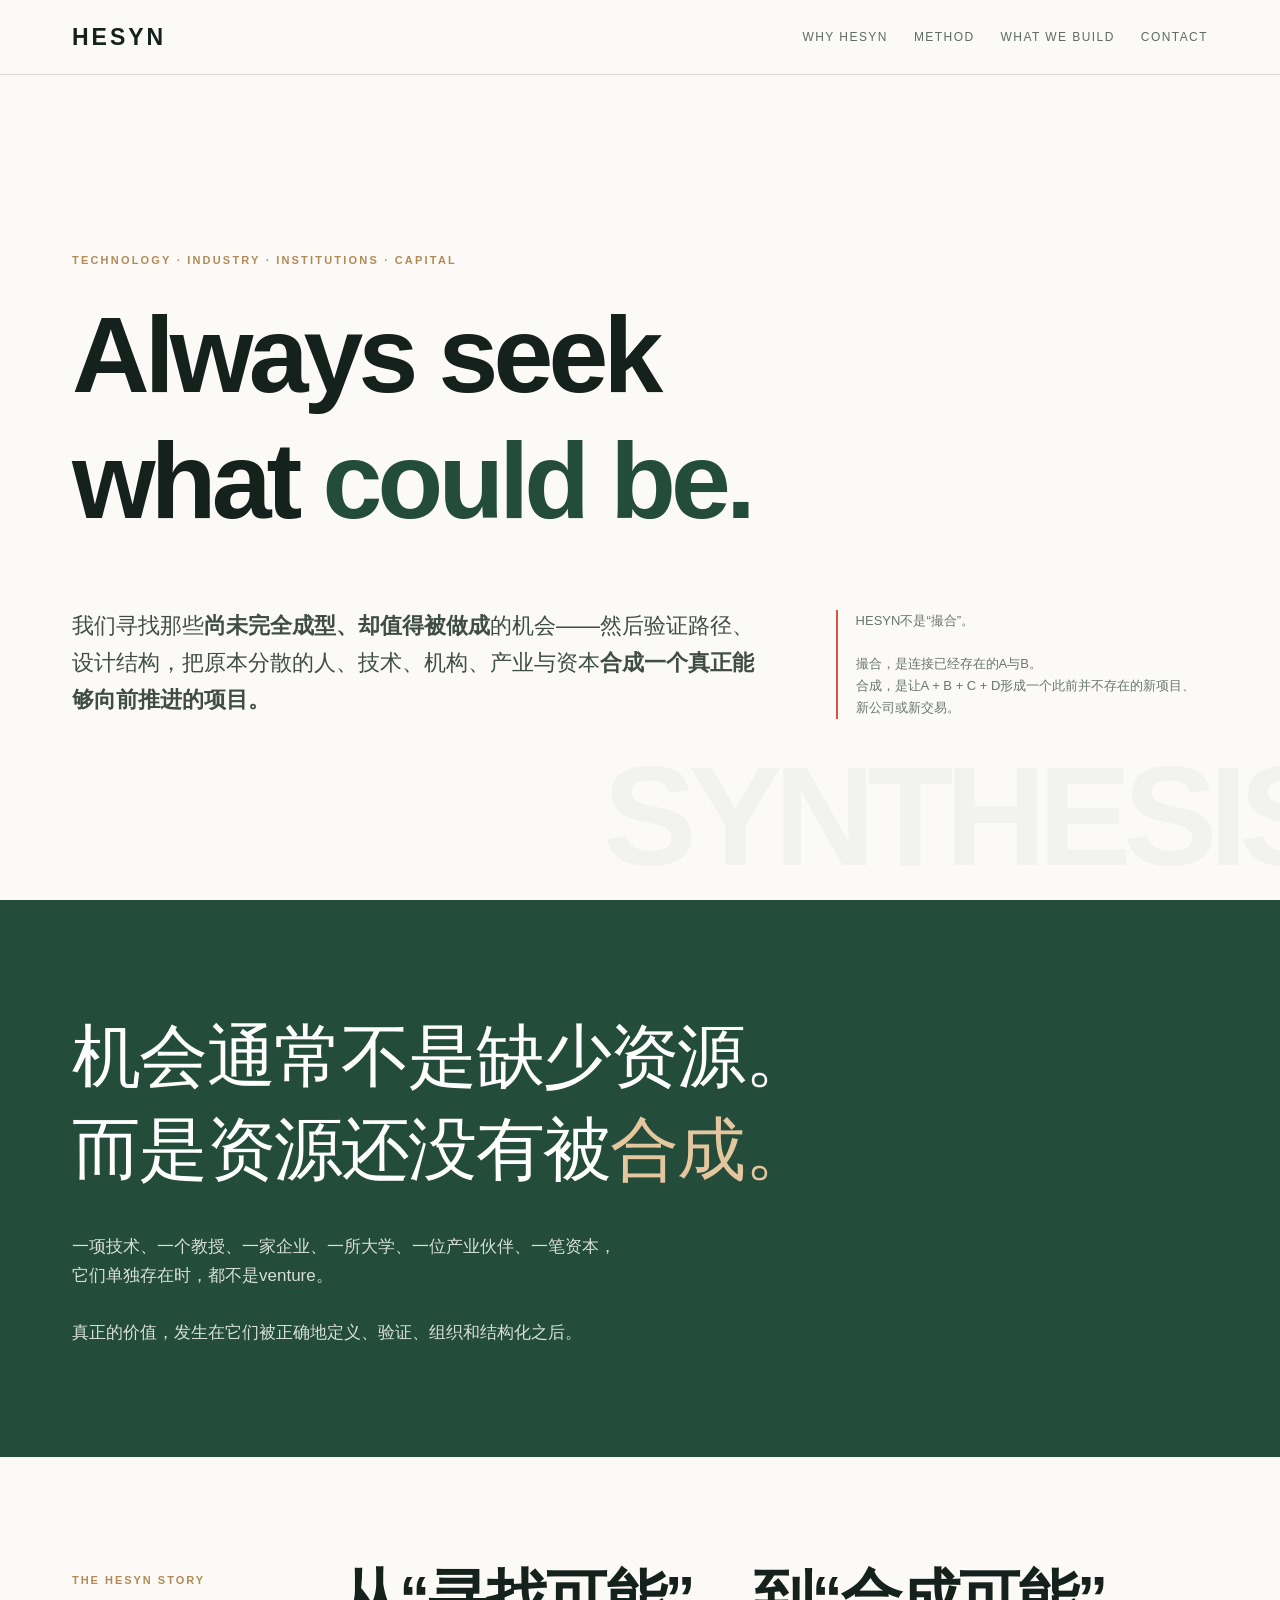
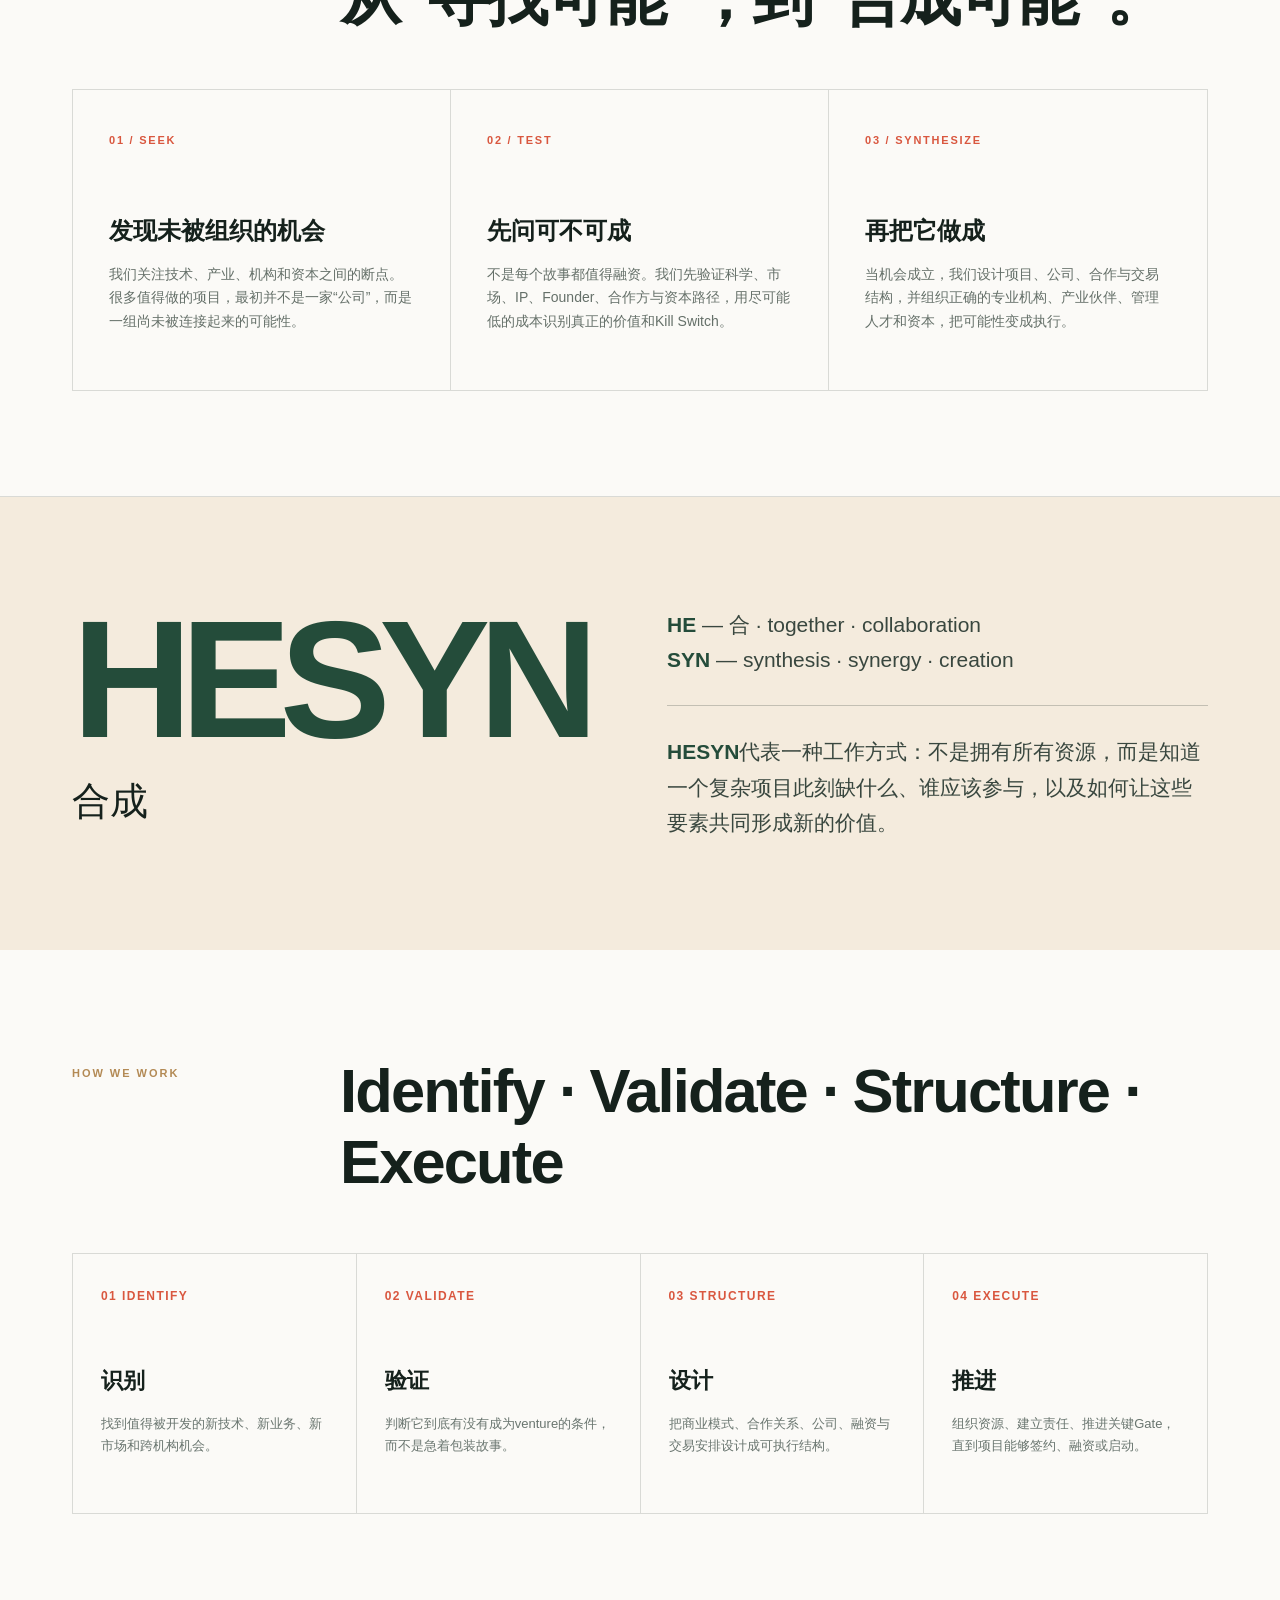
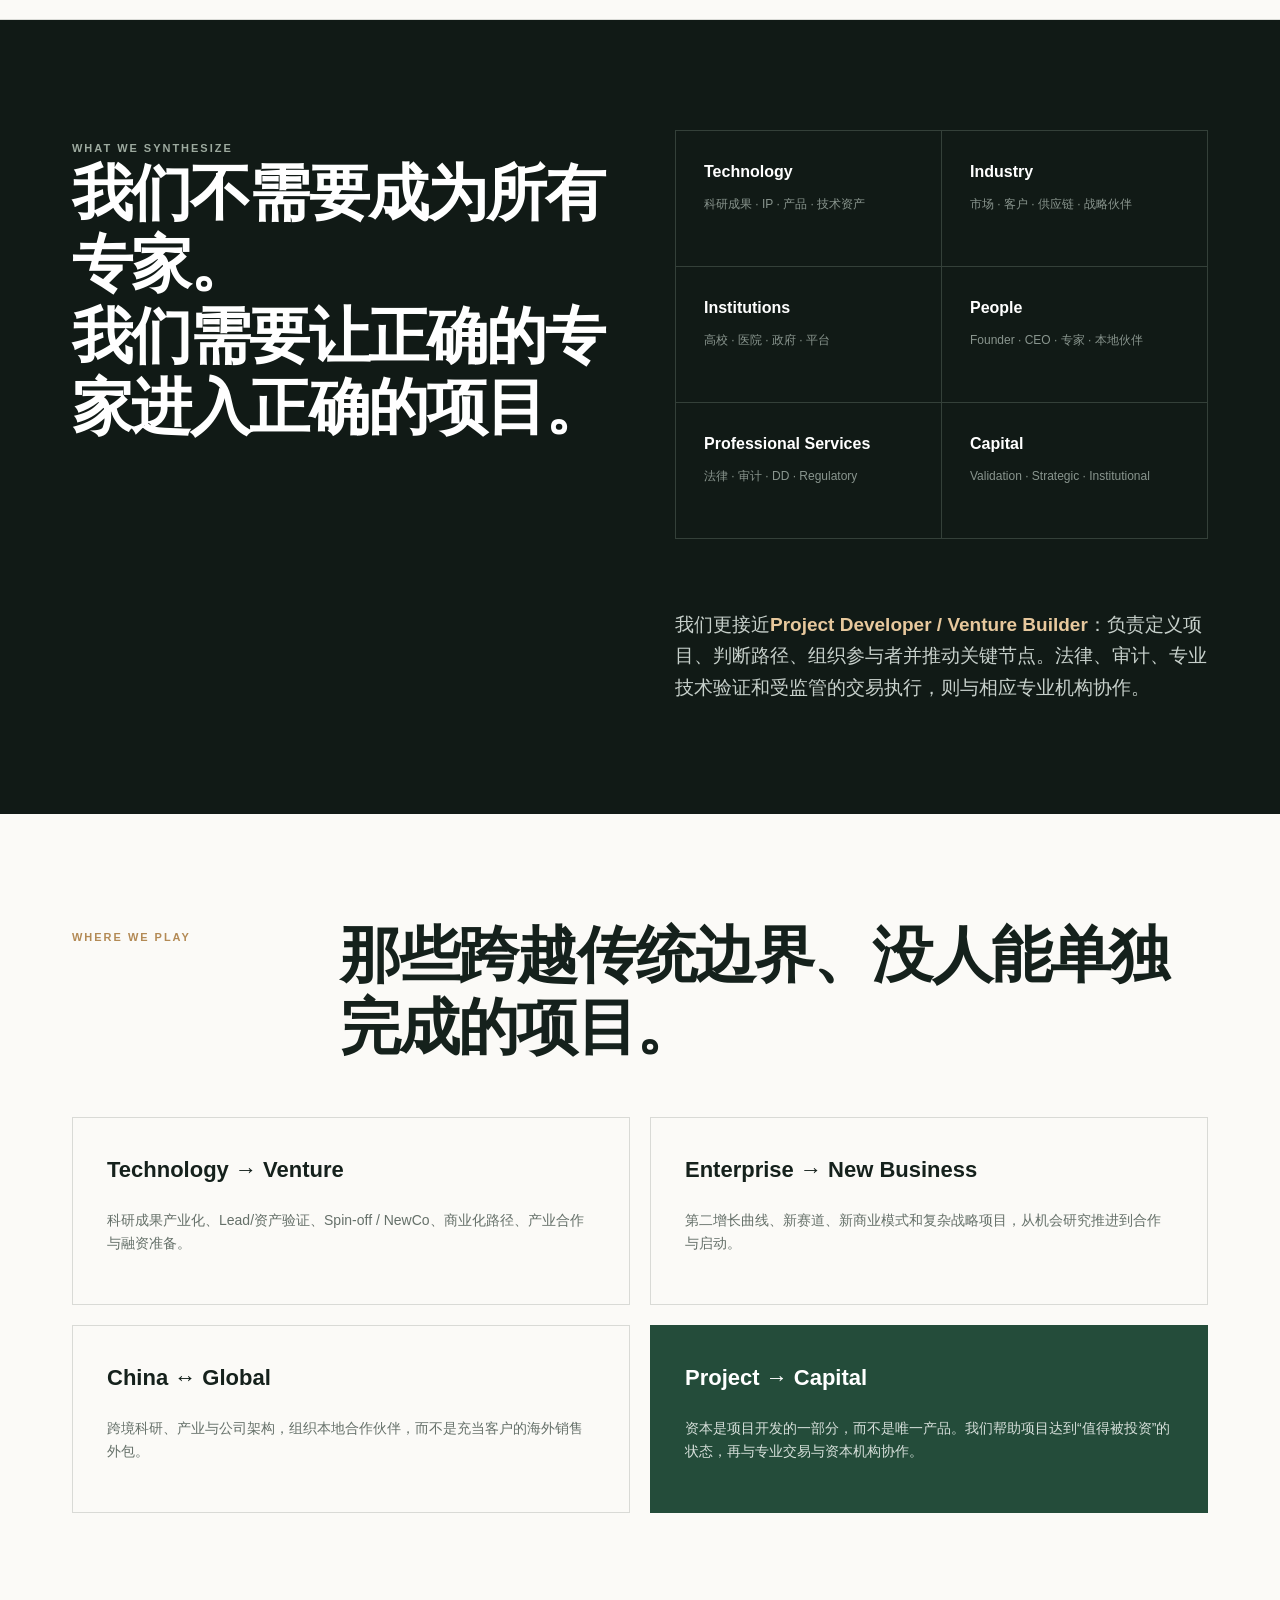
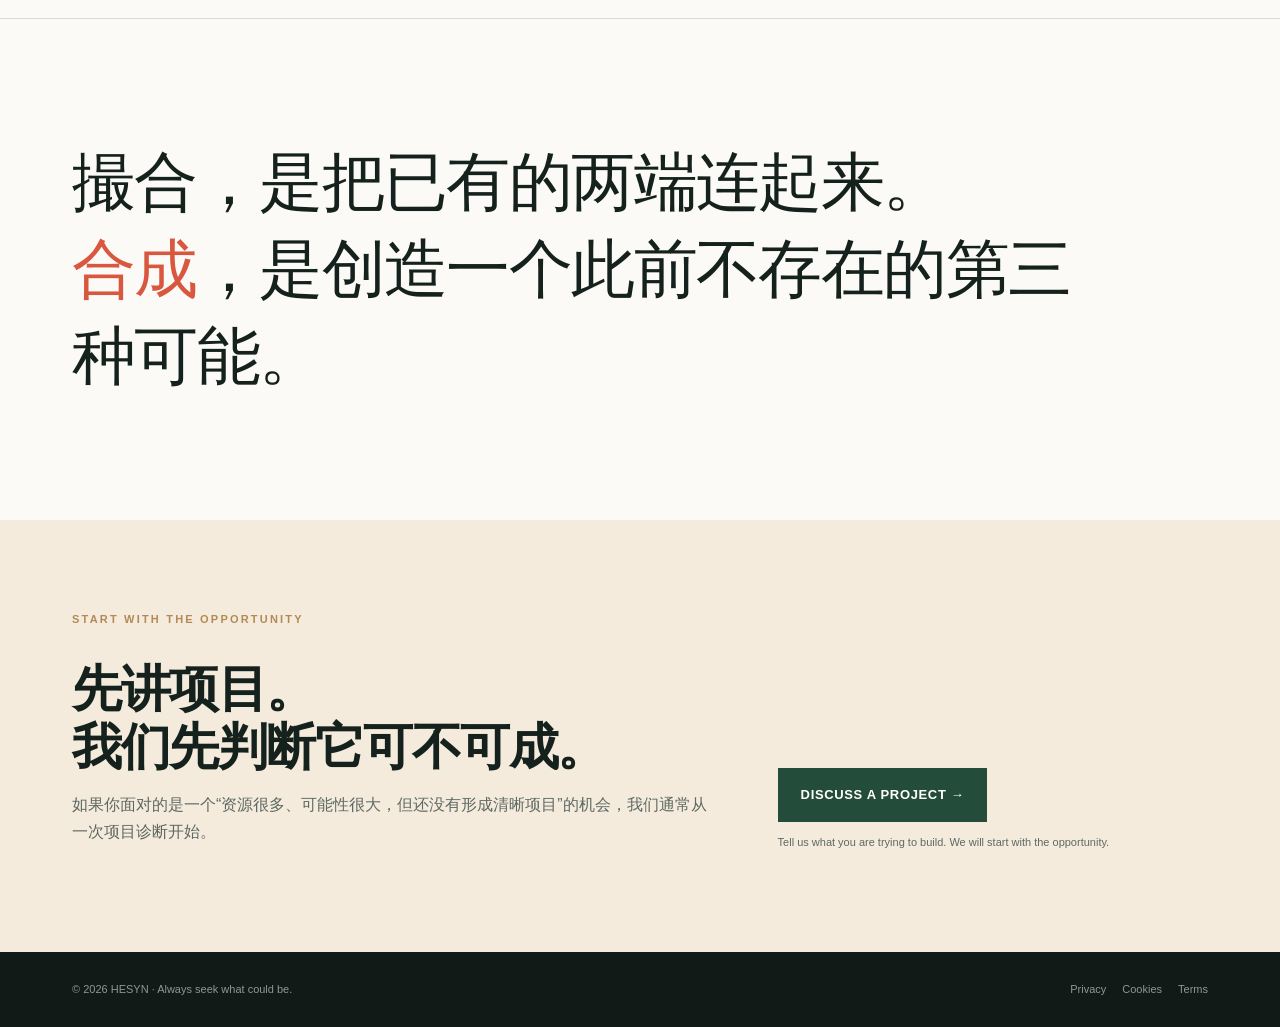
<file: index.html>
<!doctype html>
<html lang="zh-CN">
<head>
<meta charset="utf-8">
<meta name="viewport" content="width=device-width,initial-scale=1">
<meta name="description" content="HESYN — We identify possibilities, validate pathways, and synthesize what complex ventures need to happen.">
<title>HESYN</title>
<link rel="stylesheet" href="assets/styles.css">
<script src="assets/site.js" defer></script>
</head>
<body>
<nav><div class="wrap nav">
  <a class="logo" href="#top"><b>HESYN</b></a>
  <div class="links"><a href="#story">Why HESYN</a><a href="#method">Method</a><a href="#work">What We Build</a><a href="#contact">Contact</a></div>
</div></nav>

<main id="top">
<section class="hero"><div class="wrap">
  <div class="eyebrow">Technology · Industry · Institutions · Capital</div>
  <h1><span>Always seek</span><span class="hero-line2">what <em>could be.</em></span></h1>
  <div class="hero-grid">
    <p class="lede">我们寻找那些<strong>尚未完全成型、却值得被做成</strong>的机会——然后验证路径、设计结构，把原本分散的人、技术、机构、产业与资本<strong>合成一个真正能够向前推进的项目。</strong></p>
    <div class="aside">HESYN不是“撮合”。<br><br>撮合，是连接已经存在的A与B。<br>合成，是让A + B + C + D形成一个此前并不存在的新项目、新公司或新交易。</div>
  </div>
</div></section>

<section class="statement"><div class="wrap">
  <p class="big">机会通常不是缺少资源。<br>而是资源还没有被<span>合成。</span></p>
  <p class="sub">一项技术、一个教授、一家企业、一所大学、一位产业伙伴、一笔资本，<br>它们单独存在时，都不是venture。<br><br>真正的价值，发生在它们被正确地定义、验证、组织和结构化之后。</p>
</div></section>

<section class="light" id="story"><div class="wrap">
  <div class="head"><div class="label">The HESYN Story</div><h2>从“寻找可能”，到“合成可能”。</h2></div>
  <div class="story">
    <div><span class="n">01 / SEEK</span><h3>发现未被组织的机会</h3><p>我们关注技术、产业、机构和资本之间的断点。很多值得做的项目，最初并不是一家“公司”，而是一组尚未被连接起来的可能性。</p></div>
    <div><span class="n">02 / TEST</span><h3>先问可不可成</h3><p>不是每个故事都值得融资。我们先验证科学、市场、IP、Founder、合作方与资本路径，用尽可能低的成本识别真正的价值和Kill Switch。</p></div>
    <div><span class="n">03 / SYNTHESIZE</span><h3>再把它做成</h3><p>当机会成立，我们设计项目、公司、合作与交易结构，并组织正确的专业机构、产业伙伴、管理人才和资本，把可能性变成执行。</p></div>
  </div>
</div></section>

<section class="wordmark"><div class="wrap word-grid">
  <div><div class="giant">HESYN</div><div class="cn">合成</div></div>
  <div class="definition">
    <strong>HE</strong> — 合 · together · collaboration<br>
    <strong>SYN</strong> — synthesis · synergy · creation
    <hr>
    <strong>HESYN</strong>代表一种工作方式：不是拥有所有资源，而是知道一个复杂项目此刻缺什么、谁应该参与，以及如何让这些要素共同形成新的价值。
  </div>
</div></section>

<section class="light" id="method"><div class="wrap">
  <div class="head"><div class="label">How We Work</div><div><h2>Identify · Validate · Structure · Execute</h2></div></div>
  <div class="method">
    <div class="step"><b>01 IDENTIFY</b><h3>识别</h3><p>找到值得被开发的新技术、新业务、新市场和跨机构机会。</p></div>
    <div class="step"><b>02 VALIDATE</b><h3>验证</h3><p>判断它到底有没有成为venture的条件，而不是急着包装故事。</p></div>
    <div class="step"><b>03 STRUCTURE</b><h3>设计</h3><p>把商业模式、合作关系、公司、融资与交易安排设计成可执行结构。</p></div>
    <div class="step"><b>04 EXECUTE</b><h3>推进</h3><p>组织资源、建立责任、推进关键Gate，直到项目能够签约、融资或启动。</p></div>
  </div>
</div></section>

<section class="synthesis" id="work"><div class="wrap synth-grid">
  <div><div class="label" style="color:#9daa9f">What We Synthesize</div><h2>我们不需要成为所有专家。<br>我们需要让正确的专家进入正确的项目。</h2></div>
  <div class="atoms">
    <div class="atom"><b>Technology</b><span>科研成果 · IP · 产品 · 技术资产</span></div>
    <div class="atom"><b>Industry</b><span>市场 · 客户 · 供应链 · 战略伙伴</span></div>
    <div class="atom"><b>Institutions</b><span>高校 · 医院 · 政府 · 平台</span></div>
    <div class="atom"><b>People</b><span>Founder · CEO · 专家 · 本地伙伴</span></div>
    <div class="atom"><b>Professional Services</b><span>法律 · 审计 · DD · Regulatory</span></div>
    <div class="atom"><b>Capital</b><span>Validation · Strategic · Institutional</span></div>
  </div>
  <div></div>
  <div class="synth-copy">我们更接近<strong>Project Developer / Venture Builder</strong>：负责定义项目、判断路径、组织参与者并推动关键节点。法律、审计、专业技术验证和受监管的交易执行，则与相应专业机构协作。</div>
</div></section>

<section class="light"><div class="wrap">
  <div class="head"><div class="label">Where We Play</div><h2>那些跨越传统边界、没人能单独完成的项目。</h2></div>
  <div class="boundary">
    <div class="box"><h3>Technology → Venture</h3><p>科研成果产业化、Lead/资产验证、Spin-off / NewCo、商业化路径、产业合作与融资准备。</p></div>
    <div class="box"><h3>Enterprise → New Business</h3><p>第二增长曲线、新赛道、新商业模式和复杂战略项目，从机会研究推进到合作与启动。</p></div>
    <div class="box"><h3>China ↔ Global</h3><p>跨境科研、产业与公司架构，组织本地合作伙伴，而不是充当客户的海外销售外包。</p></div>
    <div class="box dark"><h3>Project → Capital</h3><p>资本是项目开发的一部分，而不是唯一产品。我们帮助项目达到“值得被投资”的状态，再与专业交易与资本机构协作。</p></div>
  </div>
</div></section>

<section class="quote"><div class="wrap">
  <p>撮合，是把已有的两端连起来。<br><em>合成</em>，是创造一个此前不存在的第三种可能。</p>
</div></section>

<section class="cta" id="contact"><div class="wrap">
  <div class="cta-grid">
    <div><div class="eyebrow">Start with the opportunity</div><h2>先讲项目。<br>我们先判断它可不可成。</h2><p>如果你面对的是一个“资源很多、可能性很大，但还没有形成清晰项目”的机会，我们通常从一次项目诊断开始。</p></div>
    <div><a class="btn" href="#project-form" data-open-project-form>DISCUSS A PROJECT →</a><p style="font-size:11px">Tell us what you are trying to build. We will start with the opportunity.</p></div>
  </div>

  <div class="contact-panel" id="project-form" aria-hidden="true">
    <h3>Tell us what could be.</h3>
    <p class="hint">不需要准备完整BP。留下基本联络方式，以及你正在思考的机会或项目即可。</p>

    <form id="hesyn-project-form" action="https://formspree.io/f/xvkolajl" method="POST">
      <input type="hidden" name="_subject" value="New HESYN Project Inquiry">
      <input type="hidden" name="source" value="HESYN Website">
      <div class="honeypot" aria-hidden="true">
        <label>Leave this field empty<input name="_gotcha" tabindex="-1" autocomplete="off"></label>
      </div>

      <div class="form-grid">
        <div class="field"><label for="name">Name / 姓名</label><input id="name" name="name" required autocomplete="name" placeholder="Your name"></div>
        <div class="field"><label for="organization">Organization / 机构</label><input id="organization" name="organization" autocomplete="organization" placeholder="Company, university, fund..."></div>
        <div class="field"><label for="email">Email</label><input id="email" name="email" type="email" required autocomplete="email" placeholder="you@example.com"></div>
        <div class="field"><label for="contact-field">WeChat / Phone</label><input id="contact-field" name="contact" autocomplete="tel" placeholder="Optional"></div>

        <div class="field full"><label for="project-type">What are you trying to build?</label>
          <select id="project-type" name="project_type">
            <option>Technology → Venture</option>
            <option>Enterprise → New Business</option>
            <option>China ↔ Global</option>
            <option>Project → Capital</option>
            <option>Something else</option>
          </select>
        </div>

        <div class="field full"><label for="message">Tell us about the opportunity / 简述项目</label>
          <textarea id="message" name="message" required placeholder="What exists today? What are you trying to make happen? Where is the project currently stuck?"></textarea>
        </div>

        <div class="field full">
          <div class="notice"><strong>Initial inquiry only.</strong> Please do not include health data, patient information, trade secrets, unpublished patent details, passwords, or other highly sensitive/confidential information in this form. 如项目需要进一步交换机密资料，我们会在适当的保密安排之后进行。</div>
        </div>

        <div class="field full">
          <div class="checkrow">
            <input id="privacy-ack" name="privacy_acknowledged" type="checkbox" value="yes" required>
            <label for="privacy-ack">I have read the <a href="privacy.html" target="_blank" rel="noopener">Privacy Policy</a> and understand how HESYN will process the information submitted with this inquiry. 我已阅读隐私政策并了解本次咨询信息将如何被处理。</label>
          </div>
        </div>
      </div>

      <div class="form-actions">
        <button class="btn" type="submit">SUBMIT PROJECT →</button>
        <a class="close-form" href="#contact" data-close-project-form>Close</a>
      </div>
      <div class="form-note">Your information is used only to evaluate and respond to this inquiry, subject to our <a href="privacy.html" style="text-decoration:underline">Privacy Policy</a> and <a href="terms.html" style="text-decoration:underline">Terms of Use</a>.</div>
      <div id="form-status" class="submit-status" aria-live="polite"></div>
    </form>
  </div>
</div></section>
</main>

<footer>
  <div class="wrap foot">
    <span>© 2026 HESYN · Always seek what could be.</span>
    <span class="foot-links">
      <a href="privacy.html">Privacy</a>
      <a href="cookies.html">Cookies</a>
      <a href="terms.html">Terms</a>
    </span>
  </div>
</footer>

</body>
</html>
</file>
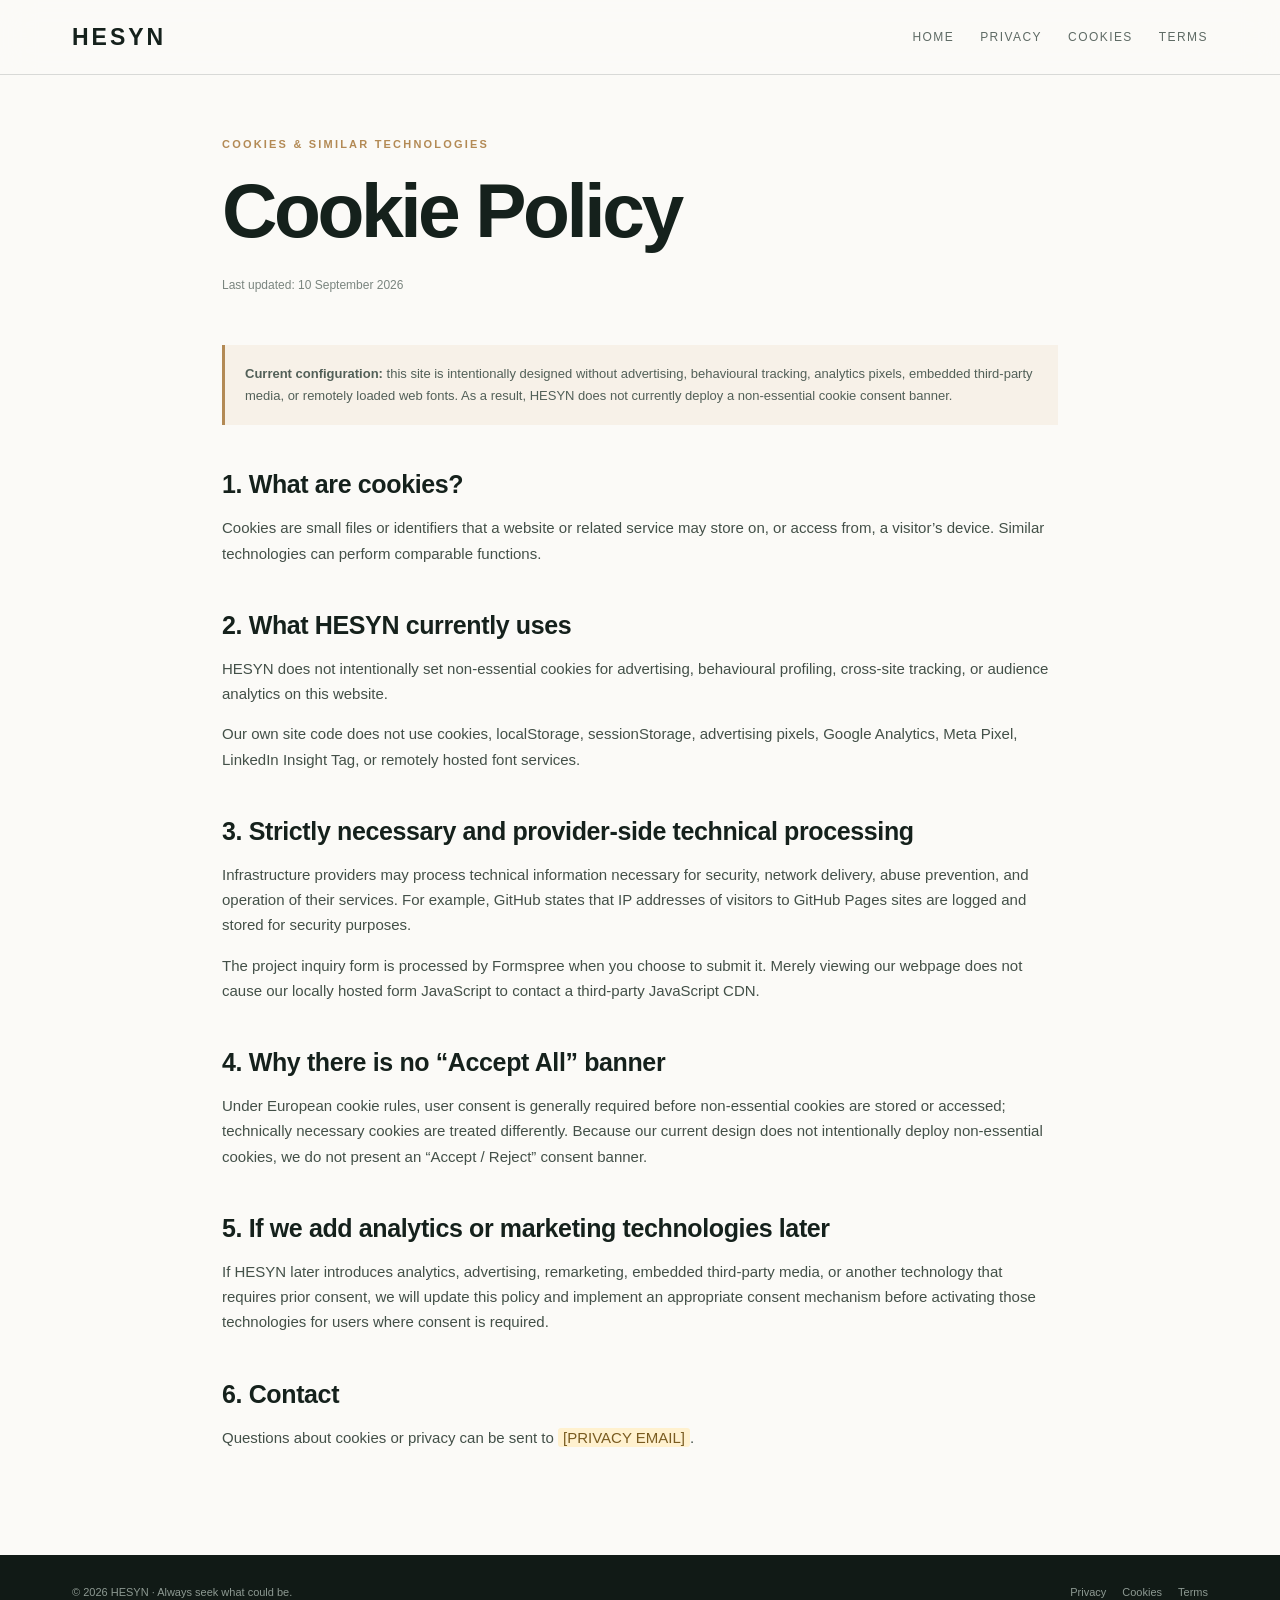
<file: cookies.html>
<!doctype html>
<html lang="en">
<head>
<meta charset="utf-8">
<meta name="viewport" content="width=device-width,initial-scale=1">
<meta name="robots" content="index,follow">
<title>Cookie Policy · HESYN</title>
<link rel="stylesheet" href="assets/styles.css">
</head>
<body>
<nav><div class="wrap nav">
  <a class="logo" href="index.html"><b>HESYN</b></a>
  <div class="links"><a href="index.html">Home</a><a href="privacy.html">Privacy</a><a href="cookies.html">Cookies</a><a href="terms.html">Terms</a></div>
</div></nav>
<main class="legal-shell"><div class="wrap legal">
  <div class="eyebrow">Cookies & Similar Technologies</div>
  <h1>Cookie Policy</h1>
  <div class="legal-meta">Last updated: 10 September 2026</div>
  
<div class="notice"><strong>Current configuration:</strong> this site is intentionally designed without advertising, behavioural tracking, analytics pixels, embedded third-party media, or remotely loaded web fonts. As a result, HESYN does not currently deploy a non-essential cookie consent banner.</div>

<h2>1. What are cookies?</h2>
<p>Cookies are small files or identifiers that a website or related service may store on, or access from, a visitor’s device. Similar technologies can perform comparable functions.</p>

<h2>2. What HESYN currently uses</h2>
<p>HESYN does not intentionally set non-essential cookies for advertising, behavioural profiling, cross-site tracking, or audience analytics on this website.</p>
<p>Our own site code does not use cookies, localStorage, sessionStorage, advertising pixels, Google Analytics, Meta Pixel, LinkedIn Insight Tag, or remotely hosted font services.</p>

<h2>3. Strictly necessary and provider-side technical processing</h2>
<p>Infrastructure providers may process technical information necessary for security, network delivery, abuse prevention, and operation of their services. For example, GitHub states that IP addresses of visitors to GitHub Pages sites are logged and stored for security purposes.</p>
<p>The project inquiry form is processed by Formspree when you choose to submit it. Merely viewing our webpage does not cause our locally hosted form JavaScript to contact a third-party JavaScript CDN.</p>

<h2>4. Why there is no “Accept All” banner</h2>
<p>Under European cookie rules, user consent is generally required before non-essential cookies are stored or accessed; technically necessary cookies are treated differently. Because our current design does not intentionally deploy non-essential cookies, we do not present an “Accept / Reject” consent banner.</p>

<h2>5. If we add analytics or marketing technologies later</h2>
<p>If HESYN later introduces analytics, advertising, remarketing, embedded third-party media, or another technology that requires prior consent, we will update this policy and implement an appropriate consent mechanism before activating those technologies for users where consent is required.</p>

<h2>6. Contact</h2>
<p>Questions about cookies or privacy can be sent to <span class="placeholder">[PRIVACY EMAIL]</span>.</p>

</div></main>

<footer>
  <div class="wrap foot">
    <span>© 2026 HESYN · Always seek what could be.</span>
    <span class="foot-links">
      <a href="privacy.html">Privacy</a>
      <a href="cookies.html">Cookies</a>
      <a href="terms.html">Terms</a>
    </span>
  </div>
</footer>

</body>
</html>
</file>
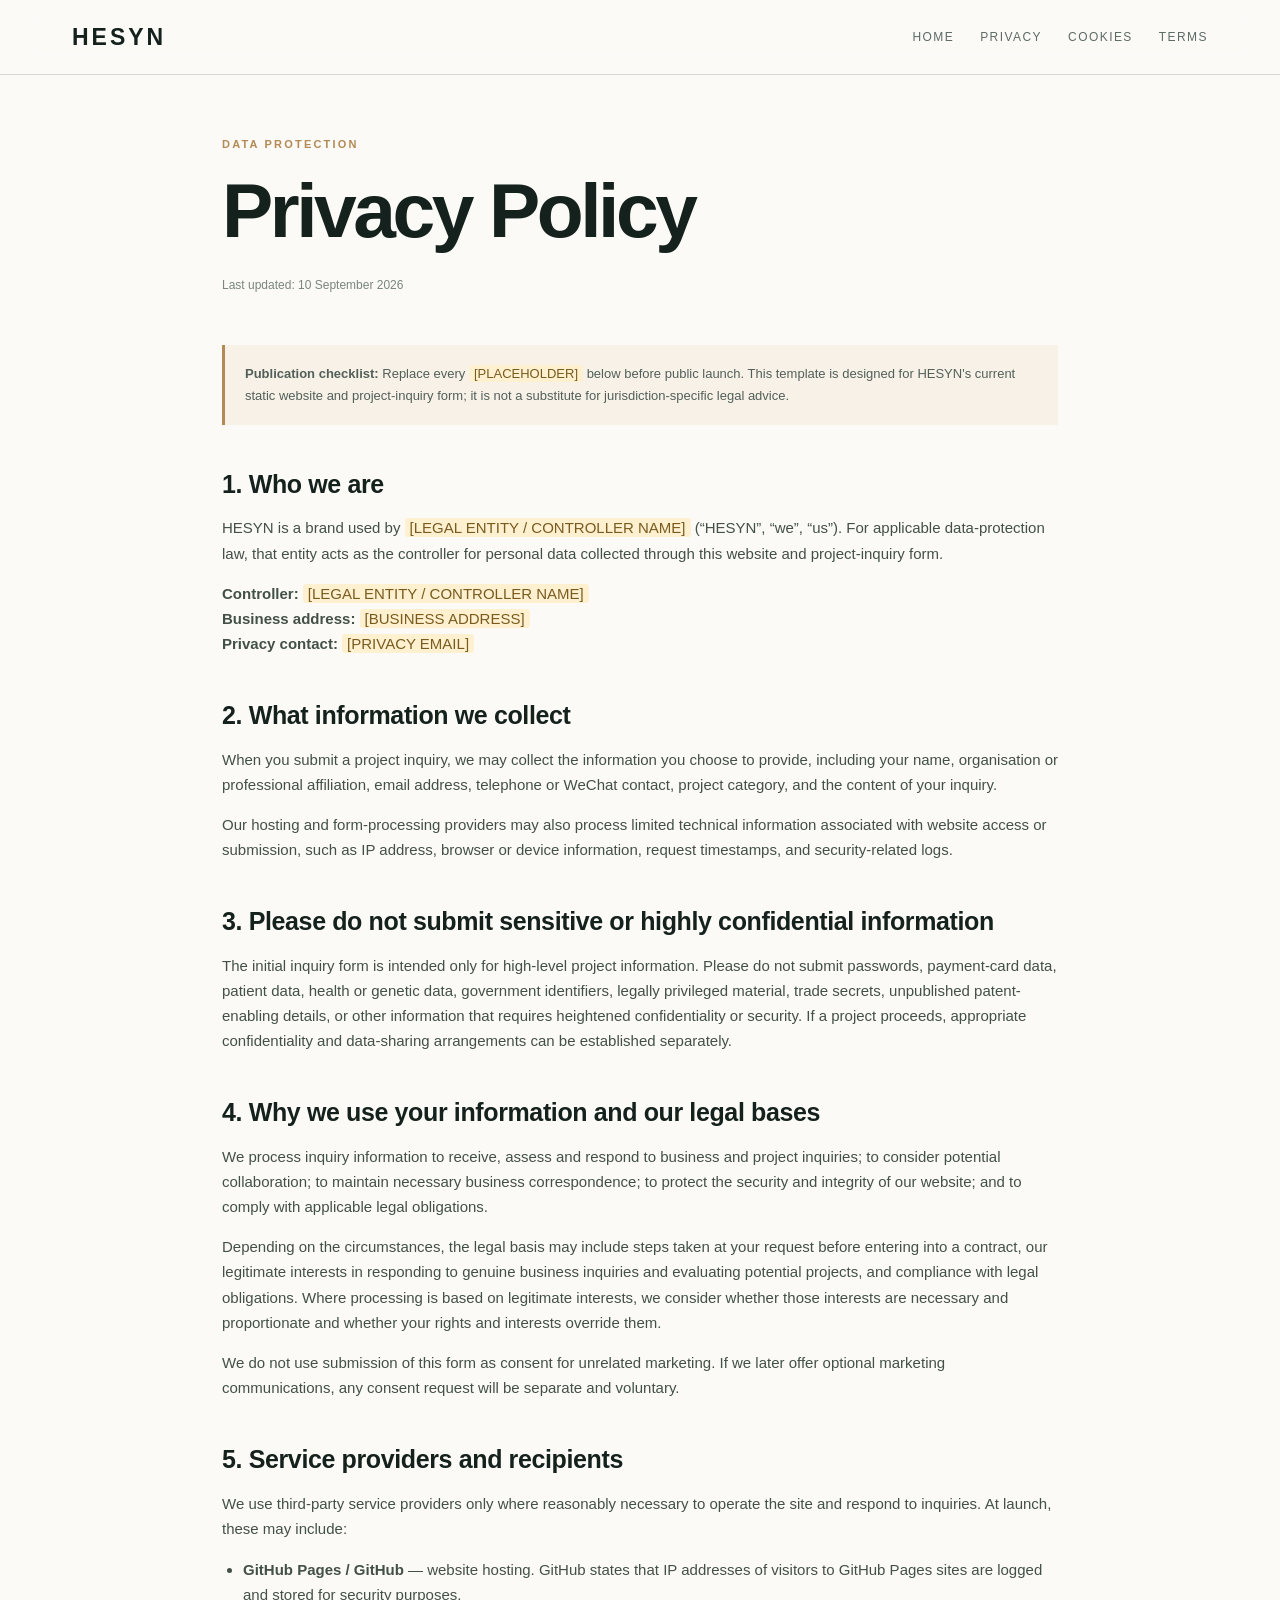
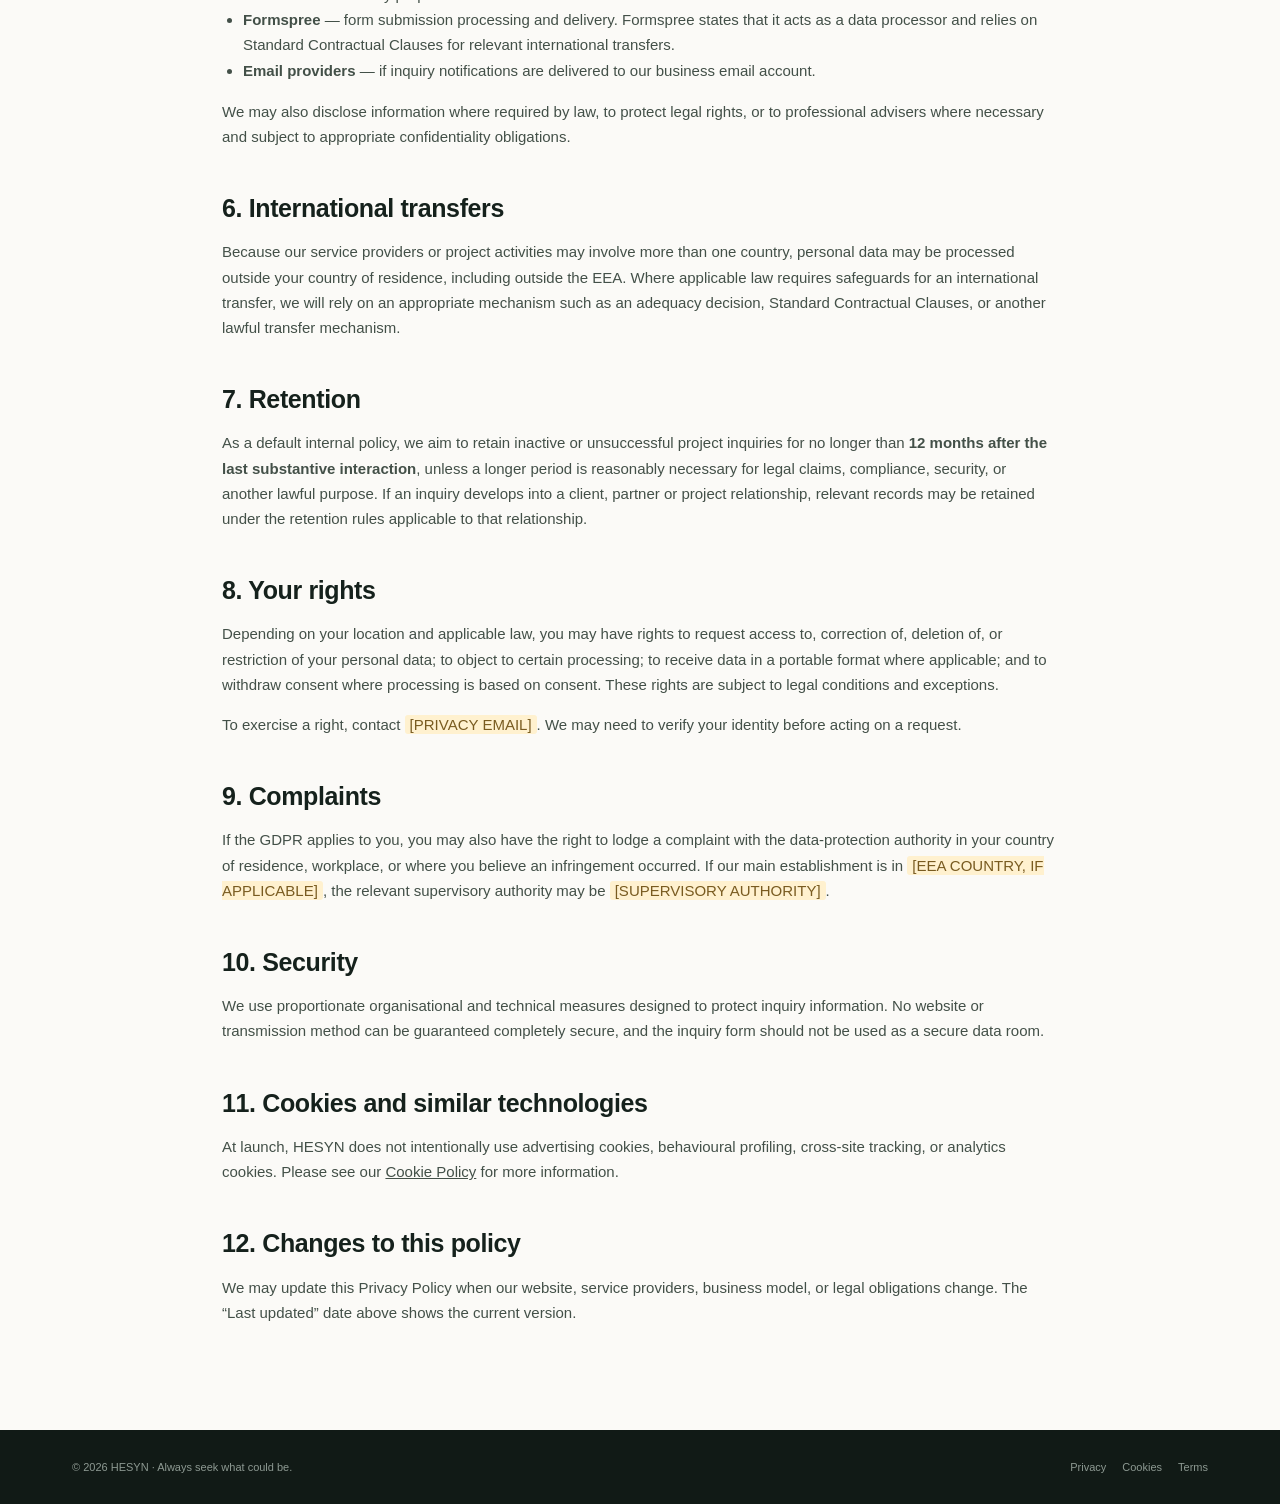
<file: privacy.html>
<!doctype html>
<html lang="en">
<head>
<meta charset="utf-8">
<meta name="viewport" content="width=device-width,initial-scale=1">
<meta name="robots" content="index,follow">
<title>Privacy Policy · HESYN</title>
<link rel="stylesheet" href="assets/styles.css">
</head>
<body>
<nav><div class="wrap nav">
  <a class="logo" href="index.html"><b>HESYN</b></a>
  <div class="links"><a href="index.html">Home</a><a href="privacy.html">Privacy</a><a href="cookies.html">Cookies</a><a href="terms.html">Terms</a></div>
</div></nav>
<main class="legal-shell"><div class="wrap legal">
  <div class="eyebrow">Data Protection</div>
  <h1>Privacy Policy</h1>
  <div class="legal-meta">Last updated: 10 September 2026</div>
  
<div class="notice"><strong>Publication checklist:</strong> Replace every <span class="placeholder">[PLACEHOLDER]</span> below before public launch. This template is designed for HESYN's current static website and project-inquiry form; it is not a substitute for jurisdiction-specific legal advice.</div>

<h2>1. Who we are</h2>
<p>HESYN is a brand used by <span class="placeholder">[LEGAL ENTITY / CONTROLLER NAME]</span> (“HESYN”, “we”, “us”). For applicable data-protection law, that entity acts as the controller for personal data collected through this website and project-inquiry form.</p>
<p><strong>Controller:</strong> <span class="placeholder">[LEGAL ENTITY / CONTROLLER NAME]</span><br>
<strong>Business address:</strong> <span class="placeholder">[BUSINESS ADDRESS]</span><br>
<strong>Privacy contact:</strong> <span class="placeholder">[PRIVACY EMAIL]</span></p>

<h2>2. What information we collect</h2>
<p>When you submit a project inquiry, we may collect the information you choose to provide, including your name, organisation or professional affiliation, email address, telephone or WeChat contact, project category, and the content of your inquiry.</p>
<p>Our hosting and form-processing providers may also process limited technical information associated with website access or submission, such as IP address, browser or device information, request timestamps, and security-related logs.</p>

<h2>3. Please do not submit sensitive or highly confidential information</h2>
<p>The initial inquiry form is intended only for high-level project information. Please do not submit passwords, payment-card data, patient data, health or genetic data, government identifiers, legally privileged material, trade secrets, unpublished patent-enabling details, or other information that requires heightened confidentiality or security. If a project proceeds, appropriate confidentiality and data-sharing arrangements can be established separately.</p>

<h2>4. Why we use your information and our legal bases</h2>
<p>We process inquiry information to receive, assess and respond to business and project inquiries; to consider potential collaboration; to maintain necessary business correspondence; to protect the security and integrity of our website; and to comply with applicable legal obligations.</p>
<p>Depending on the circumstances, the legal basis may include steps taken at your request before entering into a contract, our legitimate interests in responding to genuine business inquiries and evaluating potential projects, and compliance with legal obligations. Where processing is based on legitimate interests, we consider whether those interests are necessary and proportionate and whether your rights and interests override them.</p>
<p>We do not use submission of this form as consent for unrelated marketing. If we later offer optional marketing communications, any consent request will be separate and voluntary.</p>

<h2>5. Service providers and recipients</h2>
<p>We use third-party service providers only where reasonably necessary to operate the site and respond to inquiries. At launch, these may include:</p>
<ul>
  <li><strong>GitHub Pages / GitHub</strong> — website hosting. GitHub states that IP addresses of visitors to GitHub Pages sites are logged and stored for security purposes.</li>
  <li><strong>Formspree</strong> — form submission processing and delivery. Formspree states that it acts as a data processor and relies on Standard Contractual Clauses for relevant international transfers.</li>
  <li><strong>Email providers</strong> — if inquiry notifications are delivered to our business email account.</li>
</ul>
<p>We may also disclose information where required by law, to protect legal rights, or to professional advisers where necessary and subject to appropriate confidentiality obligations.</p>

<h2>6. International transfers</h2>
<p>Because our service providers or project activities may involve more than one country, personal data may be processed outside your country of residence, including outside the EEA. Where applicable law requires safeguards for an international transfer, we will rely on an appropriate mechanism such as an adequacy decision, Standard Contractual Clauses, or another lawful transfer mechanism.</p>

<h2>7. Retention</h2>
<p>As a default internal policy, we aim to retain inactive or unsuccessful project inquiries for no longer than <strong>12 months after the last substantive interaction</strong>, unless a longer period is reasonably necessary for legal claims, compliance, security, or another lawful purpose. If an inquiry develops into a client, partner or project relationship, relevant records may be retained under the retention rules applicable to that relationship.</p>

<h2>8. Your rights</h2>
<p>Depending on your location and applicable law, you may have rights to request access to, correction of, deletion of, or restriction of your personal data; to object to certain processing; to receive data in a portable format where applicable; and to withdraw consent where processing is based on consent. These rights are subject to legal conditions and exceptions.</p>
<p>To exercise a right, contact <span class="placeholder">[PRIVACY EMAIL]</span>. We may need to verify your identity before acting on a request.</p>

<h2>9. Complaints</h2>
<p>If the GDPR applies to you, you may also have the right to lodge a complaint with the data-protection authority in your country of residence, workplace, or where you believe an infringement occurred. If our main establishment is in <span class="placeholder">[EEA COUNTRY, IF APPLICABLE]</span>, the relevant supervisory authority may be <span class="placeholder">[SUPERVISORY AUTHORITY]</span>.</p>

<h2>10. Security</h2>
<p>We use proportionate organisational and technical measures designed to protect inquiry information. No website or transmission method can be guaranteed completely secure, and the inquiry form should not be used as a secure data room.</p>

<h2>11. Cookies and similar technologies</h2>
<p>At launch, HESYN does not intentionally use advertising cookies, behavioural profiling, cross-site tracking, or analytics cookies. Please see our <a href="cookies.html" style="text-decoration:underline">Cookie Policy</a> for more information.</p>

<h2>12. Changes to this policy</h2>
<p>We may update this Privacy Policy when our website, service providers, business model, or legal obligations change. The “Last updated” date above shows the current version.</p>

</div></main>

<footer>
  <div class="wrap foot">
    <span>© 2026 HESYN · Always seek what could be.</span>
    <span class="foot-links">
      <a href="privacy.html">Privacy</a>
      <a href="cookies.html">Cookies</a>
      <a href="terms.html">Terms</a>
    </span>
  </div>
</footer>

</body>
</html>
</file>
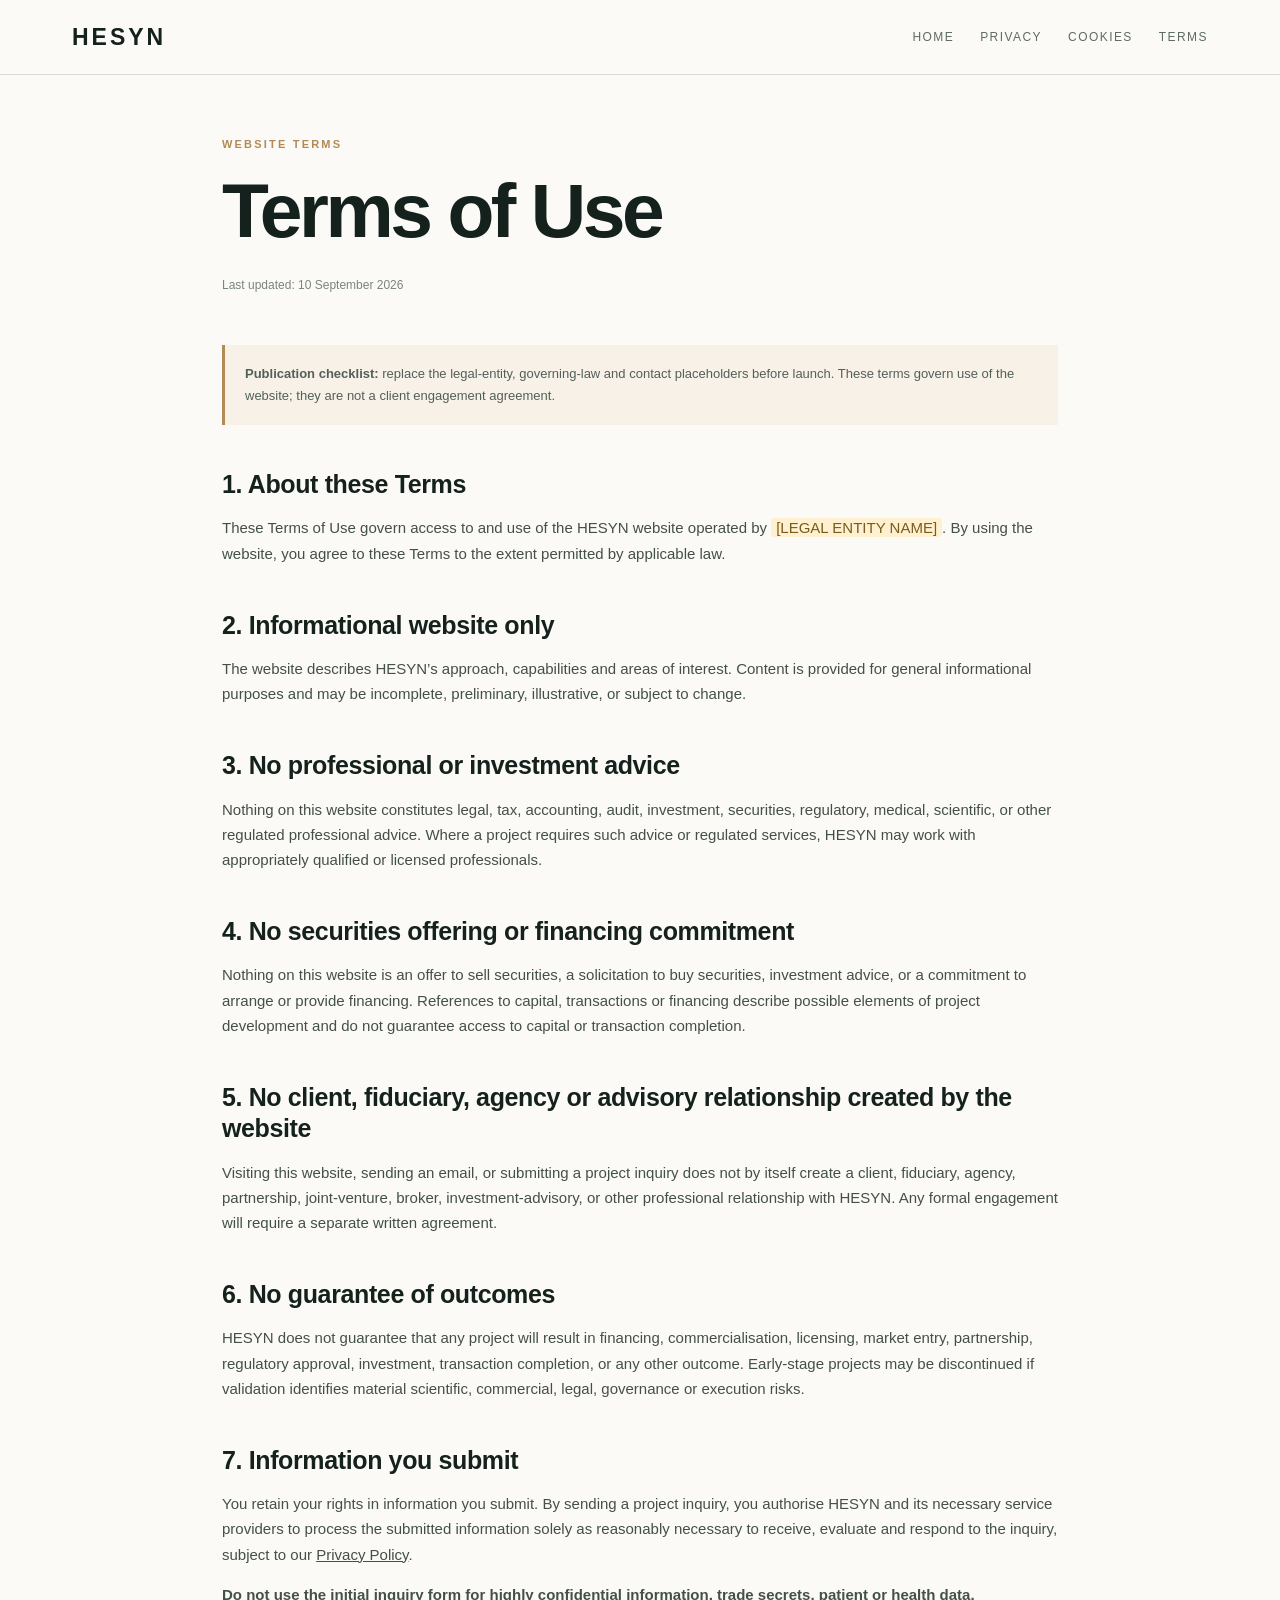
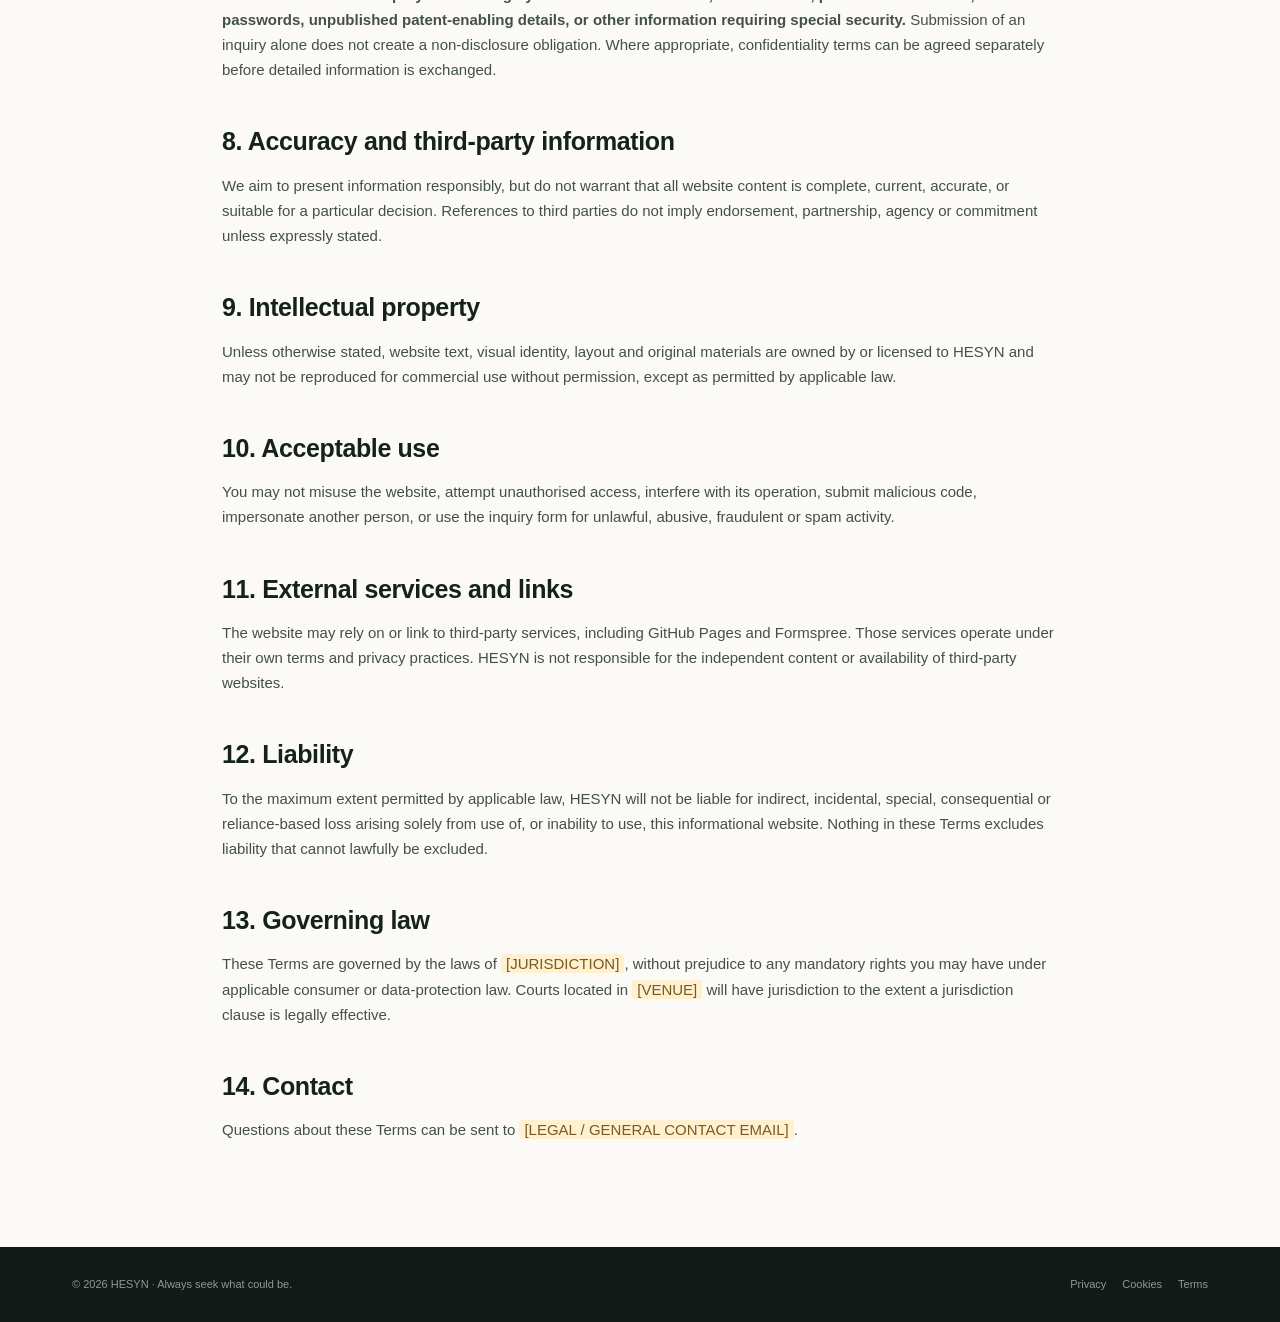
<file: terms.html>
<!doctype html>
<html lang="en">
<head>
<meta charset="utf-8">
<meta name="viewport" content="width=device-width,initial-scale=1">
<meta name="robots" content="index,follow">
<title>Terms of Use · HESYN</title>
<link rel="stylesheet" href="assets/styles.css">
</head>
<body>
<nav><div class="wrap nav">
  <a class="logo" href="index.html"><b>HESYN</b></a>
  <div class="links"><a href="index.html">Home</a><a href="privacy.html">Privacy</a><a href="cookies.html">Cookies</a><a href="terms.html">Terms</a></div>
</div></nav>
<main class="legal-shell"><div class="wrap legal">
  <div class="eyebrow">Website Terms</div>
  <h1>Terms of Use</h1>
  <div class="legal-meta">Last updated: 10 September 2026</div>
  
<div class="notice"><strong>Publication checklist:</strong> replace the legal-entity, governing-law and contact placeholders before launch. These terms govern use of the website; they are not a client engagement agreement.</div>

<h2>1. About these Terms</h2>
<p>These Terms of Use govern access to and use of the HESYN website operated by <span class="placeholder">[LEGAL ENTITY NAME]</span>. By using the website, you agree to these Terms to the extent permitted by applicable law.</p>

<h2>2. Informational website only</h2>
<p>The website describes HESYN’s approach, capabilities and areas of interest. Content is provided for general informational purposes and may be incomplete, preliminary, illustrative, or subject to change.</p>

<h2>3. No professional or investment advice</h2>
<p>Nothing on this website constitutes legal, tax, accounting, audit, investment, securities, regulatory, medical, scientific, or other regulated professional advice. Where a project requires such advice or regulated services, HESYN may work with appropriately qualified or licensed professionals.</p>

<h2>4. No securities offering or financing commitment</h2>
<p>Nothing on this website is an offer to sell securities, a solicitation to buy securities, investment advice, or a commitment to arrange or provide financing. References to capital, transactions or financing describe possible elements of project development and do not guarantee access to capital or transaction completion.</p>

<h2>5. No client, fiduciary, agency or advisory relationship created by the website</h2>
<p>Visiting this website, sending an email, or submitting a project inquiry does not by itself create a client, fiduciary, agency, partnership, joint-venture, broker, investment-advisory, or other professional relationship with HESYN. Any formal engagement will require a separate written agreement.</p>

<h2>6. No guarantee of outcomes</h2>
<p>HESYN does not guarantee that any project will result in financing, commercialisation, licensing, market entry, partnership, regulatory approval, investment, transaction completion, or any other outcome. Early-stage projects may be discontinued if validation identifies material scientific, commercial, legal, governance or execution risks.</p>

<h2>7. Information you submit</h2>
<p>You retain your rights in information you submit. By sending a project inquiry, you authorise HESYN and its necessary service providers to process the submitted information solely as reasonably necessary to receive, evaluate and respond to the inquiry, subject to our <a href="privacy.html" style="text-decoration:underline">Privacy Policy</a>.</p>
<p><strong>Do not use the initial inquiry form for highly confidential information, trade secrets, patient or health data, passwords, unpublished patent-enabling details, or other information requiring special security.</strong> Submission of an inquiry alone does not create a non-disclosure obligation. Where appropriate, confidentiality terms can be agreed separately before detailed information is exchanged.</p>

<h2>8. Accuracy and third-party information</h2>
<p>We aim to present information responsibly, but do not warrant that all website content is complete, current, accurate, or suitable for a particular decision. References to third parties do not imply endorsement, partnership, agency or commitment unless expressly stated.</p>

<h2>9. Intellectual property</h2>
<p>Unless otherwise stated, website text, visual identity, layout and original materials are owned by or licensed to HESYN and may not be reproduced for commercial use without permission, except as permitted by applicable law.</p>

<h2>10. Acceptable use</h2>
<p>You may not misuse the website, attempt unauthorised access, interfere with its operation, submit malicious code, impersonate another person, or use the inquiry form for unlawful, abusive, fraudulent or spam activity.</p>

<h2>11. External services and links</h2>
<p>The website may rely on or link to third-party services, including GitHub Pages and Formspree. Those services operate under their own terms and privacy practices. HESYN is not responsible for the independent content or availability of third-party websites.</p>

<h2>12. Liability</h2>
<p>To the maximum extent permitted by applicable law, HESYN will not be liable for indirect, incidental, special, consequential or reliance-based loss arising solely from use of, or inability to use, this informational website. Nothing in these Terms excludes liability that cannot lawfully be excluded.</p>

<h2>13. Governing law</h2>
<p>These Terms are governed by the laws of <span class="placeholder">[JURISDICTION]</span>, without prejudice to any mandatory rights you may have under applicable consumer or data-protection law. Courts located in <span class="placeholder">[VENUE]</span> will have jurisdiction to the extent a jurisdiction clause is legally effective.</p>

<h2>14. Contact</h2>
<p>Questions about these Terms can be sent to <span class="placeholder">[LEGAL / GENERAL CONTACT EMAIL]</span>.</p>

</div></main>

<footer>
  <div class="wrap foot">
    <span>© 2026 HESYN · Always seek what could be.</span>
    <span class="foot-links">
      <a href="privacy.html">Privacy</a>
      <a href="cookies.html">Cookies</a>
      <a href="terms.html">Terms</a>
    </span>
  </div>
</footer>

</body>
</html>
</file>
<file: assets/styles.css>
:root{
  --ink:#15211c; --forest:#244c3a; --sage:#708278; --paper:#f4ebdd;
  --warm:#b38a55; --red:#d9573f; --white:#fff; --line:rgba(21,33,28,.15);
  --max:1200px;
}
*{box-sizing:border-box}
html{scroll-behavior:smooth}
body{
  margin:0;background:#fbfaf7;color:var(--ink);
  font-family:"Avenir Next","Helvetica Neue",-apple-system,BlinkMacSystemFont,"Segoe UI","PingFang SC","Microsoft YaHei",Arial,sans-serif;
  line-height:1.68
}
a{text-decoration:none;color:inherit}
.wrap{max-width:var(--max);margin:auto;padding:0 32px}
nav{
  position:fixed;z-index:30;left:0;right:0;top:0;
  background:rgba(251,250,247,.88);backdrop-filter:blur(16px);
  border-bottom:1px solid var(--line)
}
.nav{height:74px;display:flex;align-items:center;justify-content:space-between}
.logo b{font-size:23px;letter-spacing:.13em}
.links{display:flex;gap:26px;font-size:12px;text-transform:uppercase;letter-spacing:.12em;color:#5f6b65}
.hero{min-height:100vh;padding:150px 0 80px;display:flex;align-items:center;overflow:hidden;position:relative}
.hero:after{content:"SYNTHESIS";position:absolute;right:-45px;bottom:12px;font-size:11vw;line-height:1;color:rgba(36,76,58,.045);font-weight:800;letter-spacing:-.06em;pointer-events:none}
.eyebrow{font-size:11px;letter-spacing:.2em;text-transform:uppercase;color:var(--warm);font-weight:800;margin-bottom:32px}
h1{
  font-size:clamp(54px,8.4vw,112px);line-height:1;letter-spacing:-.045em;
  margin:0;max-width:1080px;font-weight:600
}
h1>span{display:block}
.hero-line2{margin-top:.18em}
h1 em{font-style:normal;color:var(--forest)}
.hero-grid{display:grid;grid-template-columns:1.3fr .7fr;gap:72px;margin-top:72px;align-items:end}
.lede{font-size:22px;max-width:730px;color:#3f4d46;margin:0}
.aside{font-size:13px;color:#69756f;border-left:2px solid var(--red);padding-left:18px}
.statement{background:var(--forest);color:white;padding:110px 0}
.statement .big{font-size:clamp(36px,5.4vw,70px);line-height:1.34;letter-spacing:-.025em;max-width:1000px;margin:0;font-weight:500}
.statement .big span{color:#e5c79f}
.statement .sub{margin:38px 0 0;max-width:720px;color:#d7dfda;font-size:17px}
section.light{padding:105px 0;border-bottom:1px solid var(--line)}
.head{display:grid;grid-template-columns:220px 1fr;gap:48px;margin-bottom:55px}
.label{font-size:11px;text-transform:uppercase;letter-spacing:.18em;color:var(--warm);font-weight:800;padding-top:9px}
h2{font-size:clamp(34px,4.8vw,62px);line-height:1.16;letter-spacing:-.03em;margin:0;max-width:850px;font-weight:600}
.story{display:grid;grid-template-columns:repeat(3,1fr);border:1px solid var(--line)}
.story>div{padding:36px;border-right:1px solid var(--line);min-height:300px}
.story>div:last-child{border:0}
.story .n{font-size:11px;letter-spacing:.16em;color:var(--red);font-weight:800}
.story h3{font-size:24px;margin:58px 0 12px}
.story p{font-size:14px;color:#657069;margin:0}
.wordmark{padding:110px 0;background:var(--paper)}
.word-grid{display:grid;grid-template-columns:.85fr 1.15fr;gap:80px;align-items:center}
.giant{font-size:clamp(76px,13vw,170px);font-weight:800;letter-spacing:-.07em;line-height:.8;color:var(--forest)}
.cn{font-family:Georgia,"Songti SC",serif;font-size:38px;margin-top:24px}
.definition{font-size:21px;color:#39473f}
.definition strong{color:var(--forest)}
.definition hr{border:0;border-top:1px solid rgba(21,33,28,.22);margin:28px 0}
.method{display:grid;grid-template-columns:repeat(4,1fr);border-top:1px solid var(--line);border-left:1px solid var(--line)}
.step{padding:28px;min-height:260px;border-right:1px solid var(--line);border-bottom:1px solid var(--line)}
.step b{font-size:12px;color:var(--red);letter-spacing:.12em}
.step h3{margin:55px 0 10px;font-size:22px}
.step p{font-size:13px;color:#69756f}
.synthesis{background:#111a16;color:#fff;padding:110px 0}
.synth-grid{display:grid;grid-template-columns:1fr 1fr;gap:70px}
.synthesis h2{color:white}
.atoms{display:grid;grid-template-columns:1fr 1fr;gap:1px;background:#344039;border:1px solid #344039}
.atom{background:#111a16;padding:28px;min-height:135px}
.atom b{font-size:16px}
.atom span{display:block;margin-top:9px;color:#89958e;font-size:12px}
.synth-copy{font-size:19px;color:#c7d0cb;align-self:center}
.synth-copy strong{color:#e7c89d}
.boundary{display:grid;grid-template-columns:1fr 1fr;gap:20px}
.box{padding:34px;border:1px solid var(--line)}
.box h3{font-size:22px;margin:0 0 20px}
.box p{font-size:14px;color:#657069}
.box.dark{background:var(--forest);color:white;border-color:var(--forest)}
.box.dark p{color:#d6dfda}
.quote{padding:120px 0}
.quote p{font-size:clamp(34px,5vw,64px);line-height:1.36;letter-spacing:-.025em;margin:0;max-width:1050px;font-weight:500}
.quote em{font-style:normal;color:var(--red)}
.cta{padding:90px 0;background:var(--paper)}
.cta-grid{display:grid;grid-template-columns:1.2fr .8fr;gap:60px;align-items:end}
.cta h2{font-size:50px}
.cta p{color:#5e6963;max-width:680px}
.btn{display:inline-flex;padding:16px 23px;background:var(--forest);color:white;font-size:13px;font-weight:700;letter-spacing:.05em;border:0;cursor:pointer}
.btn[disabled]{opacity:.55;cursor:not-allowed}
.contact-panel{display:none;margin-top:44px;padding:38px;border:1px solid var(--line);background:#fff;position:relative;z-index:5}
.contact-panel.is-open{display:block}
.contact-panel h3{margin:0 0 8px;font-size:25px}
.contact-panel .hint{margin:0 0 26px;color:#68736d;font-size:13px}
.form-grid{display:grid;grid-template-columns:1fr 1fr;gap:18px}
.field{display:flex;flex-direction:column;gap:7px}
.field.full{grid-column:1/-1}
.field label{font-size:11px;font-weight:800;letter-spacing:.08em;text-transform:uppercase;color:#647069}
.field input,.field textarea,.field select{
  width:100%;border:1px solid var(--line);background:#fbfaf7;padding:14px 15px;
  font:inherit;color:var(--ink);outline:none
}
.field textarea{min-height:120px;resize:vertical}
.field input:focus,.field textarea:focus,.field select:focus{border-color:var(--forest)}
.checkrow{display:grid;grid-template-columns:auto 1fr;gap:10px;align-items:start;margin-top:4px}
.checkrow input{margin-top:5px}
.checkrow label{font-size:12px;color:#5f6b65;text-transform:none;letter-spacing:0;font-weight:400}
.checkrow a{text-decoration:underline}
.form-actions{display:flex;align-items:center;gap:18px;margin-top:20px;flex-wrap:wrap}
.form-note{font-size:11px;color:#7a857f;margin-top:12px}
.close-form{font-size:12px;text-decoration:underline;color:#657069}
.submit-status{margin-top:14px;font-size:12px;min-height:18px}
.submit-status.success{color:var(--forest);font-weight:700}
.submit-status.error{color:var(--red);font-weight:700}
.honeypot{position:absolute!important;left:-10000px!important;top:auto!important;width:1px!important;height:1px!important;overflow:hidden!important}
.legal-shell{padding:135px 0 90px}
.legal-shell .eyebrow{margin-bottom:18px}
.legal-shell h1{font-size:clamp(44px,6vw,78px);line-height:1.04;margin-bottom:24px}
.legal-meta{font-size:12px;color:#7a857f;margin-bottom:50px}
.legal{max-width:900px}
.legal h2{font-size:25px;line-height:1.25;margin:44px 0 12px;letter-spacing:-.015em}
.legal h3{font-size:17px;margin:28px 0 8px}
.legal p,.legal li{font-size:15px;color:#435048}
.legal ul{padding-left:21px}
.notice{border-left:3px solid var(--warm);background:#f7f1e8;padding:18px 20px;margin:25px 0;font-size:13px;color:#526058}
.placeholder{background:#fff1cf;padding:1px 5px;border-radius:3px;color:#795b20}
footer{padding:28px 0;background:#111a16;color:#8d9992;font-size:11px}
.foot{display:flex;justify-content:space-between;gap:20px;align-items:center}
.foot-links{display:flex;gap:16px;flex-wrap:wrap}
.foot-links a:hover{color:#fff}
@media(max-width:850px){
  .links{display:none}
  .hero-grid,.head,.word-grid,.synth-grid,.cta-grid{grid-template-columns:1fr}
  .story,.method{grid-template-columns:1fr 1fr}
  .head{gap:16px}.hero{min-height:auto}.word-grid{gap:45px}
}
@media(max-width:560px){
  .wrap{padding:0 20px}
  .story,.method,.boundary,.form-grid{grid-template-columns:1fr}
  .story>div{border-right:0;border-bottom:1px solid var(--line)}
  .field.full{grid-column:auto}
  .hero{padding-top:125px}
  .statement,section.light,.wordmark,.synthesis,.quote{padding:75px 0}
  .legal-shell{padding-top:115px}
  .foot{align-items:flex-start;flex-direction:column}
}
</file>
